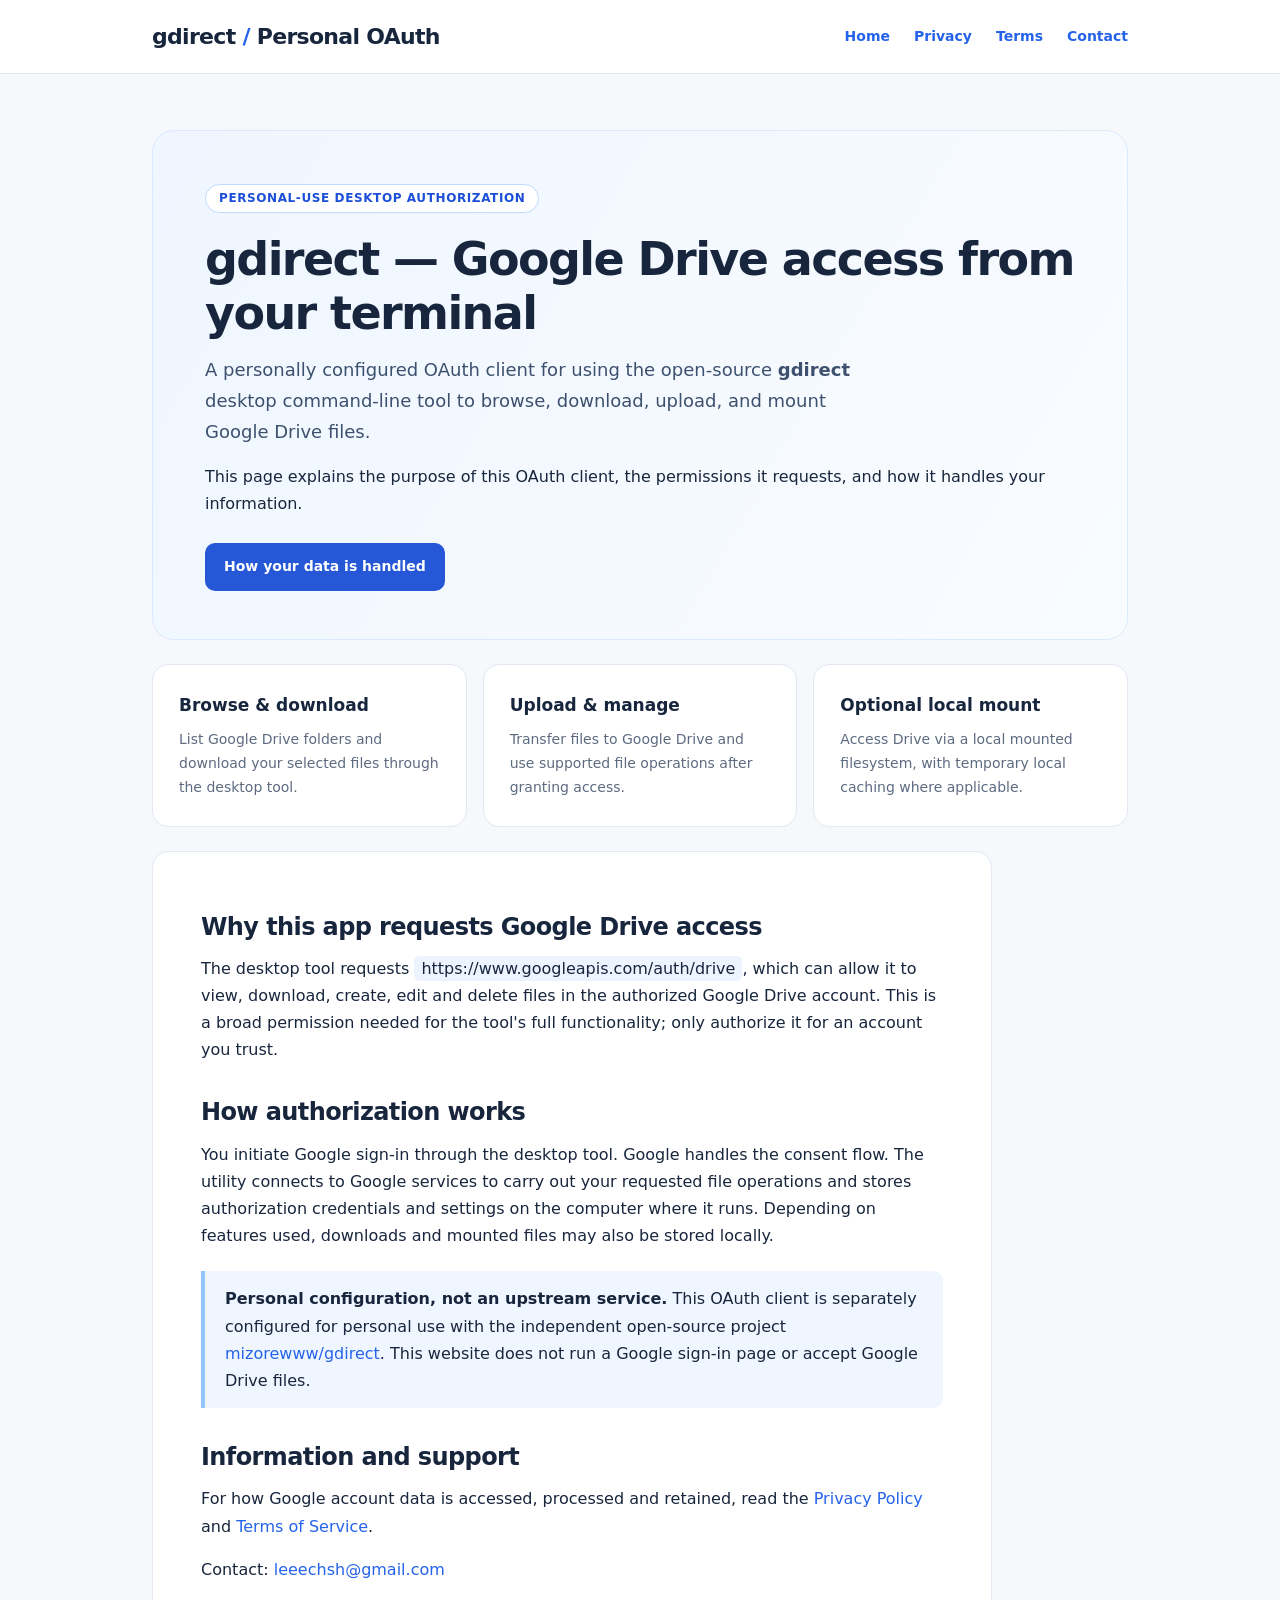
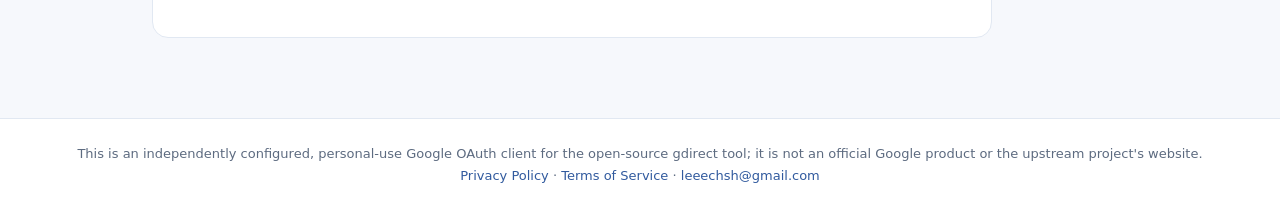
<file: index.html>
<!doctype html>
<html lang="en">
<head>
  <meta charset="utf-8">
  <meta name="viewport" content="width=device-width, initial-scale=1">
  <meta name="description" content="A personal Google OAuth client configuration for the open-source gdirect Google Drive desktop utility.">
  <title>Home | gdirect Personal OAuth</title>
  <link rel="stylesheet" href="styles.css">
</head>
<body>
<header><nav aria-label="Main navigation">
  <a class="brand" href="index.html">gdirect <span style="color:#2563eb">/</span> Personal OAuth</a>
  <div class="navlinks"><a href="index.html">Home</a><a href="privacy.html">Privacy</a><a href="terms.html">Terms</a><a href="mailto:leeechsh@gmail.com">Contact</a></div>
</nav></header>
<main>
<section class="hero">
  <span class="tag">Personal-use desktop authorization</span>
  <h1>gdirect — Google Drive access from your terminal</h1>
  <p class="lede">A personally configured OAuth client for using the open-source <strong>gdirect</strong> desktop command-line tool to browse, download, upload, and mount Google Drive files.</p>
  <p>This page explains the purpose of this OAuth client, the permissions it requests, and how it handles your information.</p>
  <a class="btn" href="privacy.html">How your data is handled</a>
</section>
<section class="cards" aria-label="Features">
  <div class="card"><h3>Browse &amp; download</h3><p>List Google Drive folders and download your selected files through the desktop tool.</p></div>
  <div class="card"><h3>Upload &amp; manage</h3><p>Transfer files to Google Drive and use supported file operations after granting access.</p></div>
  <div class="card"><h3>Optional local mount</h3><p>Access Drive via a local mounted filesystem, with temporary local caching where applicable.</p></div>
</section>
<section class="article">
  <h2>Why this app requests Google Drive access</h2>
  <p>The desktop tool requests <span class="pill">https://www.googleapis.com/auth/drive</span>, which can allow it to view, download, create, edit and delete files in the authorized Google Drive account. This is a broad permission needed for the tool's full functionality; only authorize it for an account you trust.</p>
  <h2>How authorization works</h2>
  <p>You initiate Google sign-in through the desktop tool. Google handles the consent flow. The utility connects to Google services to carry out your requested file operations and stores authorization credentials and settings on the computer where it runs. Depending on features used, downloads and mounted files may also be stored locally.</p>
  <div class="callout"><strong>Personal configuration, not an upstream service.</strong> This OAuth client is separately configured for personal use with the independent open-source project <a href="https://github.com/mizorewww/gdirect" target="_blank" rel="noopener noreferrer">mizorewww/gdirect</a>. This website does not run a Google sign-in page or accept Google Drive files.</div>
  <h2>Information and support</h2>
  <p>For how Google account data is accessed, processed and retained, read the <a href="privacy.html">Privacy Policy</a> and <a href="terms.html">Terms of Service</a>.</p>
  <p>Contact: <a href="mailto:leeechsh@gmail.com">leeechsh@gmail.com</a></p>
</section>
</main>
<footer>
  This is an independently configured, personal-use Google OAuth client for the open-source gdirect tool; it is not an official Google product or the upstream project's website.<br>
  <a href="privacy.html">Privacy Policy</a> · <a href="terms.html">Terms of Service</a> · <a href="mailto:leeechsh@gmail.com">leeechsh@gmail.com</a>
</footer>
</body></html>
</file>
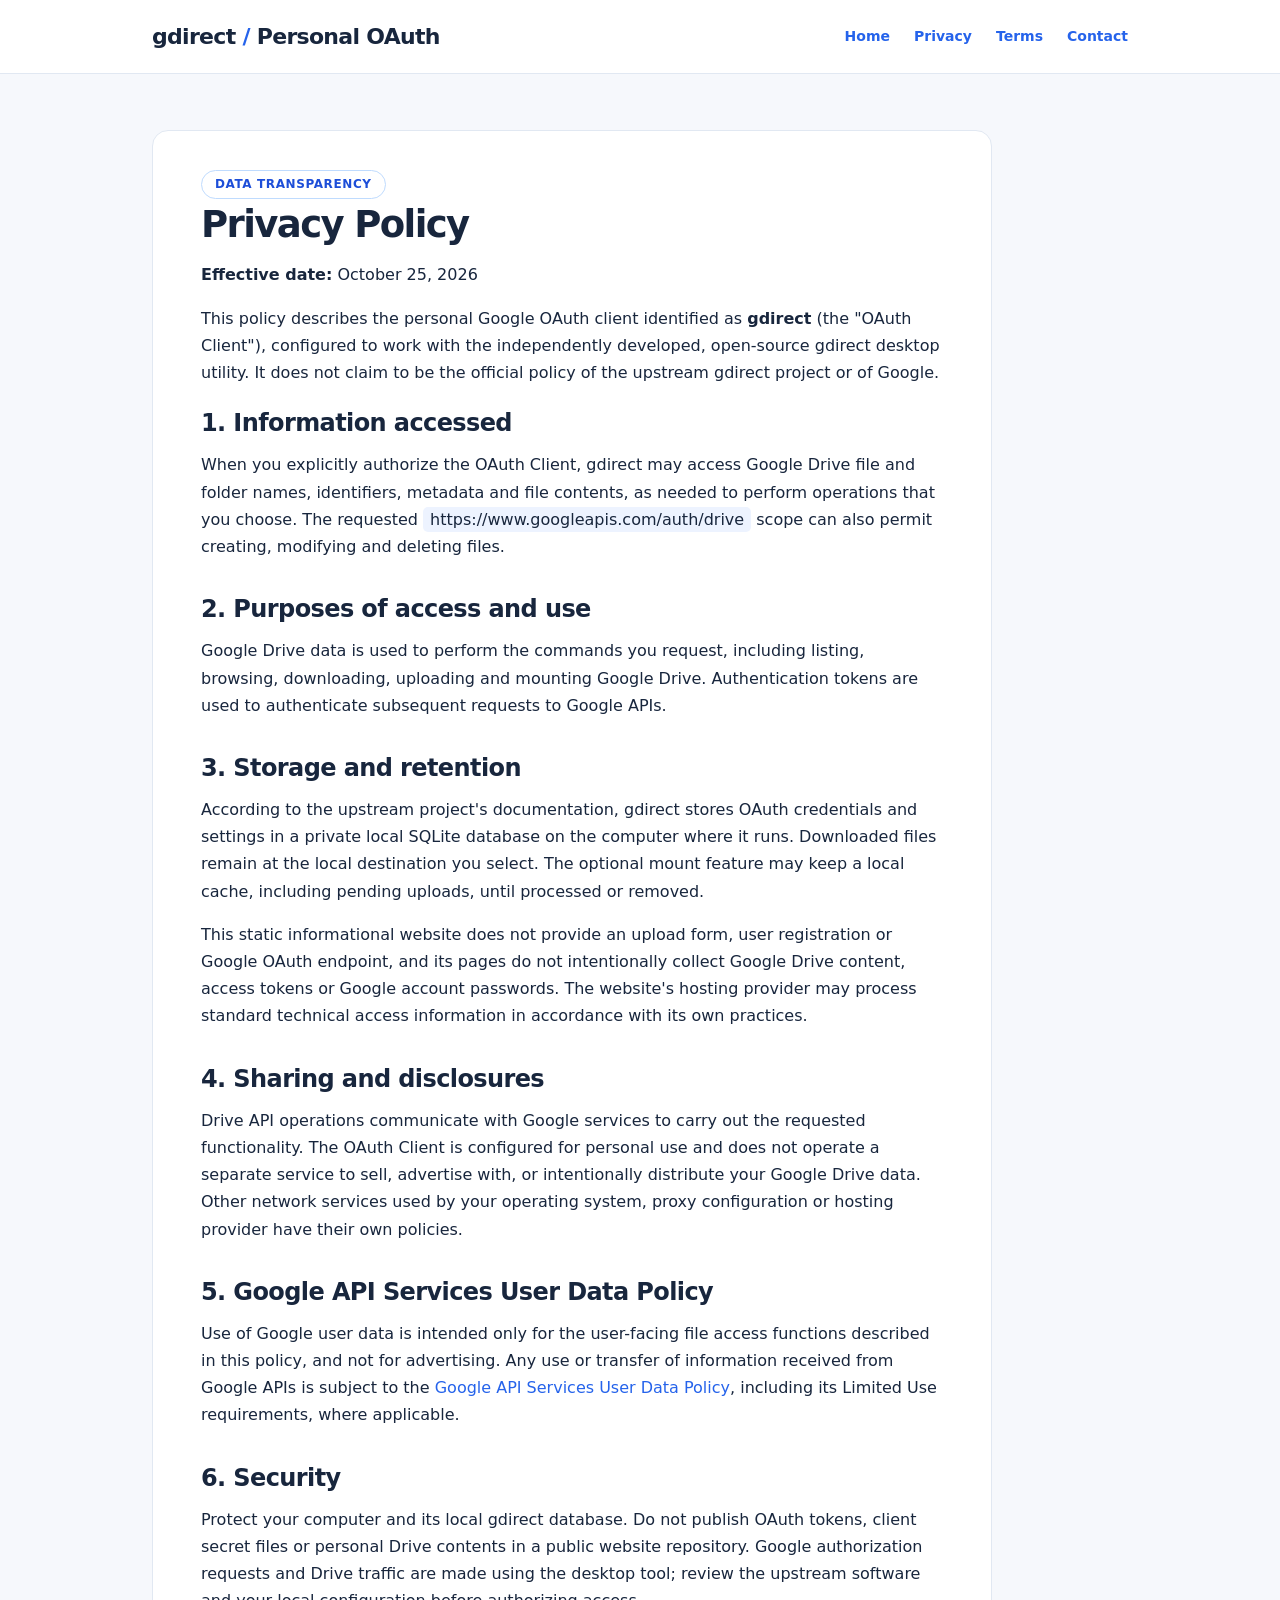
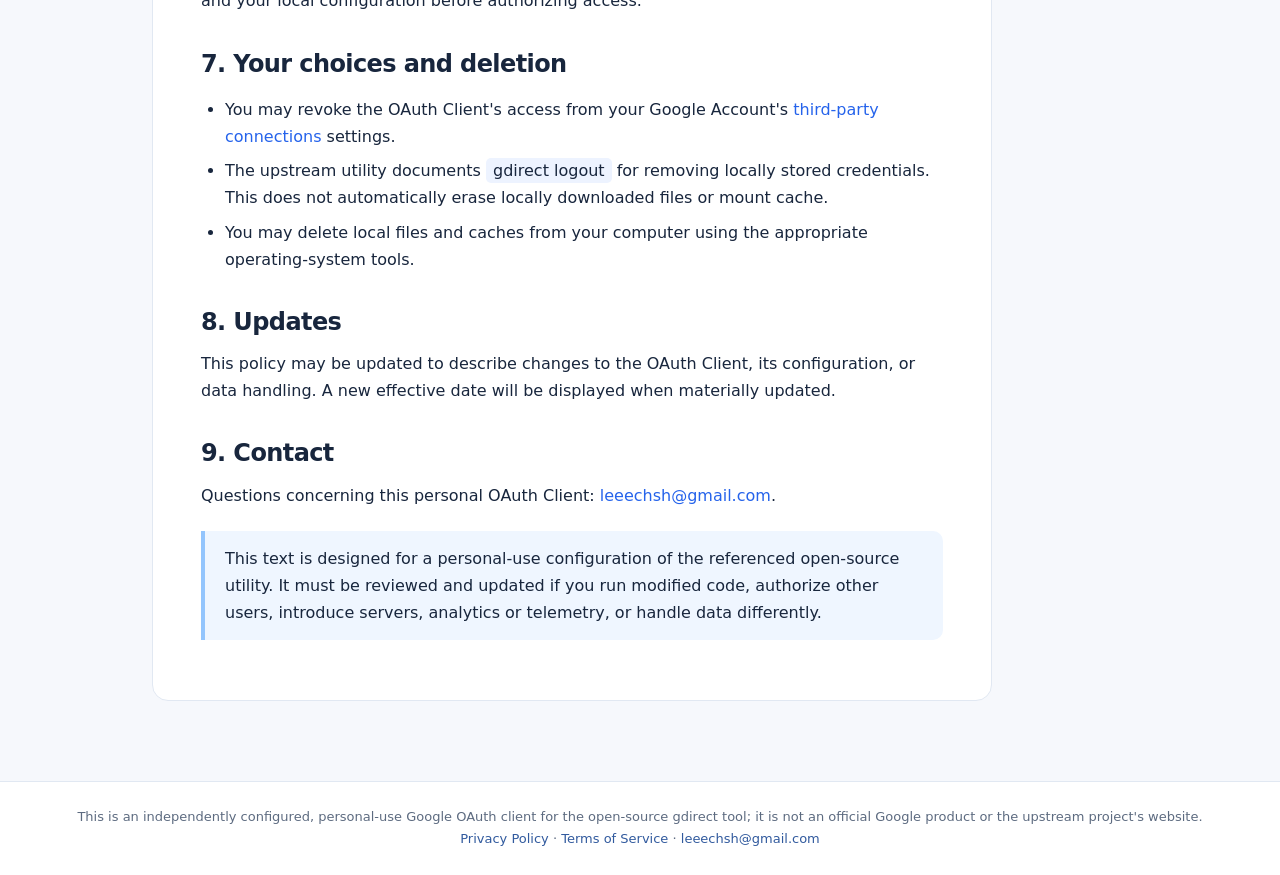
<file: privacy.html>
<!doctype html>
<html lang="en">
<head>
  <meta charset="utf-8">
  <meta name="viewport" content="width=device-width, initial-scale=1">
  <meta name="description" content="Privacy disclosure for a personal-use gdirect OAuth client, including Google Drive scope, local tokens and file handling.">
  <title>Privacy Policy | gdirect Personal OAuth</title>
  <link rel="stylesheet" href="styles.css">
</head>
<body>
<header><nav aria-label="Main navigation">
  <a class="brand" href="index.html">gdirect <span style="color:#2563eb">/</span> Personal OAuth</a>
  <div class="navlinks"><a href="index.html">Home</a><a href="privacy.html">Privacy</a><a href="terms.html">Terms</a><a href="mailto:leeechsh@gmail.com">Contact</a></div>
</nav></header>
<main>
<article class="article">
  <span class="tag">Data transparency</span>
  <h1>Privacy Policy</h1>
  <p><strong>Effective date:</strong> October 25, 2026</p>
  <p>This policy describes the personal Google OAuth client identified as <strong>gdirect</strong> (the "OAuth Client"), configured to work with the independently developed, open-source gdirect desktop utility. It does not claim to be the official policy of the upstream gdirect project or of Google.</p>
  <h2>1. Information accessed</h2>
  <p>When you explicitly authorize the OAuth Client, gdirect may access Google Drive file and folder names, identifiers, metadata and file contents, as needed to perform operations that you choose. The requested <span class="pill">https://www.googleapis.com/auth/drive</span> scope can also permit creating, modifying and deleting files.</p>
  <h2>2. Purposes of access and use</h2>
  <p>Google Drive data is used to perform the commands you request, including listing, browsing, downloading, uploading and mounting Google Drive. Authentication tokens are used to authenticate subsequent requests to Google APIs.</p>
  <h2>3. Storage and retention</h2>
  <p>According to the upstream project's documentation, gdirect stores OAuth credentials and settings in a private local SQLite database on the computer where it runs. Downloaded files remain at the local destination you select. The optional mount feature may keep a local cache, including pending uploads, until processed or removed.</p>
  <p>This static informational website does not provide an upload form, user registration or Google OAuth endpoint, and its pages do not intentionally collect Google Drive content, access tokens or Google account passwords. The website's hosting provider may process standard technical access information in accordance with its own practices.</p>
  <h2>4. Sharing and disclosures</h2>
  <p>Drive API operations communicate with Google services to carry out the requested functionality. The OAuth Client is configured for personal use and does not operate a separate service to sell, advertise with, or intentionally distribute your Google Drive data. Other network services used by your operating system, proxy configuration or hosting provider have their own policies.</p>
  <h2>5. Google API Services User Data Policy</h2>
  <p>Use of Google user data is intended only for the user-facing file access functions described in this policy, and not for advertising. Any use or transfer of information received from Google APIs is subject to the <a href="https://developers.google.com/terms/api-services-user-data-policy" target="_blank" rel="noopener noreferrer">Google API Services User Data Policy</a>, including its Limited Use requirements, where applicable.</p>
  <h2>6. Security</h2>
  <p>Protect your computer and its local gdirect database. Do not publish OAuth tokens, client secret files or personal Drive contents in a public website repository. Google authorization requests and Drive traffic are made using the desktop tool; review the upstream software and your local configuration before authorizing access.</p>
  <h2>7. Your choices and deletion</h2>
  <ul>
    <li>You may revoke the OAuth Client's access from your Google Account's <a href="https://myaccount.google.com/connections" target="_blank" rel="noopener noreferrer">third-party connections</a> settings.</li>
    <li>The upstream utility documents <span class="pill">gdirect logout</span> for removing locally stored credentials. This does not automatically erase locally downloaded files or mount cache.</li>
    <li>You may delete local files and caches from your computer using the appropriate operating-system tools.</li>
  </ul>
  <h2>8. Updates</h2>
  <p>This policy may be updated to describe changes to the OAuth Client, its configuration, or data handling. A new effective date will be displayed when materially updated.</p>
  <h2>9. Contact</h2>
  <p>Questions concerning this personal OAuth Client: <a href="mailto:leeechsh@gmail.com">leeechsh@gmail.com</a>.</p>
  <div class="callout">This text is designed for a personal-use configuration of the referenced open-source utility. It must be reviewed and updated if you run modified code, authorize other users, introduce servers, analytics or telemetry, or handle data differently.</div>
</article>
</main>
<footer>
  This is an independently configured, personal-use Google OAuth client for the open-source gdirect tool; it is not an official Google product or the upstream project's website.<br>
  <a href="privacy.html">Privacy Policy</a> · <a href="terms.html">Terms of Service</a> · <a href="mailto:leeechsh@gmail.com">leeechsh@gmail.com</a>
</footer>
</body></html>
</file>
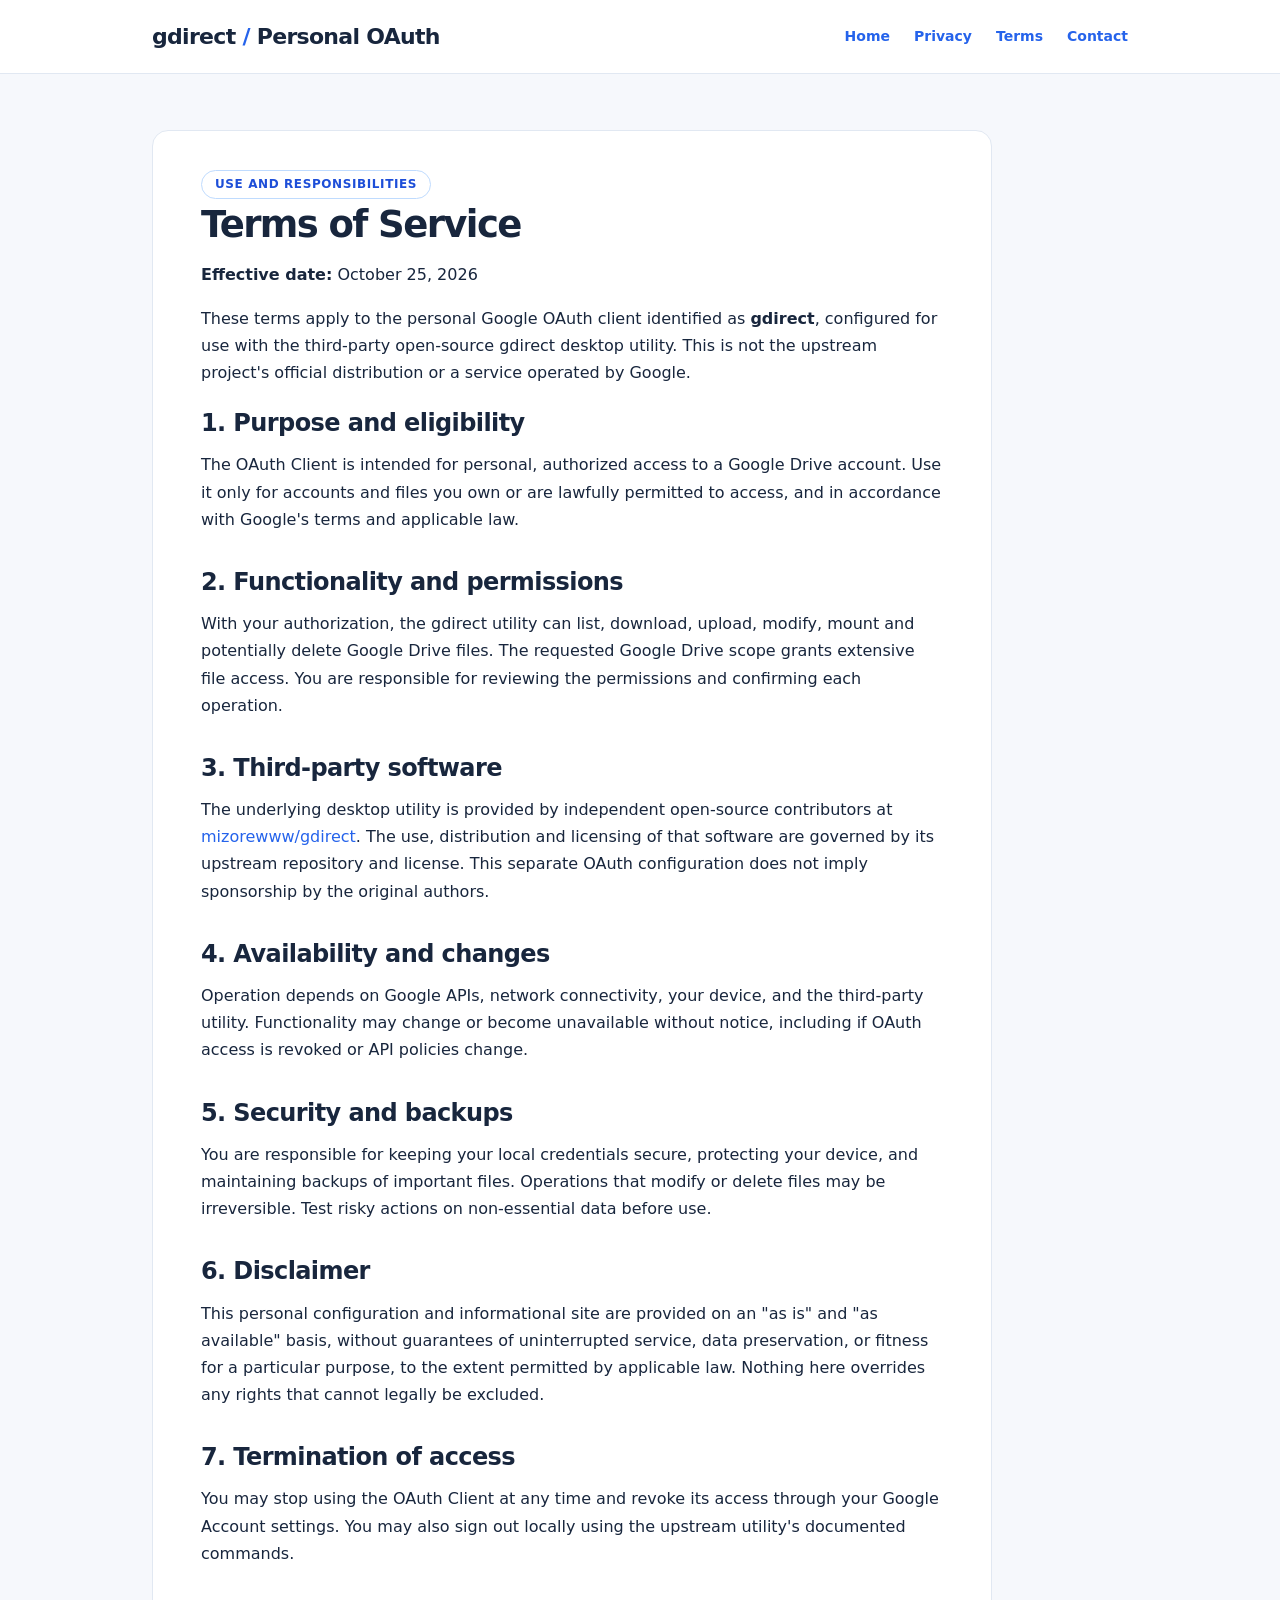
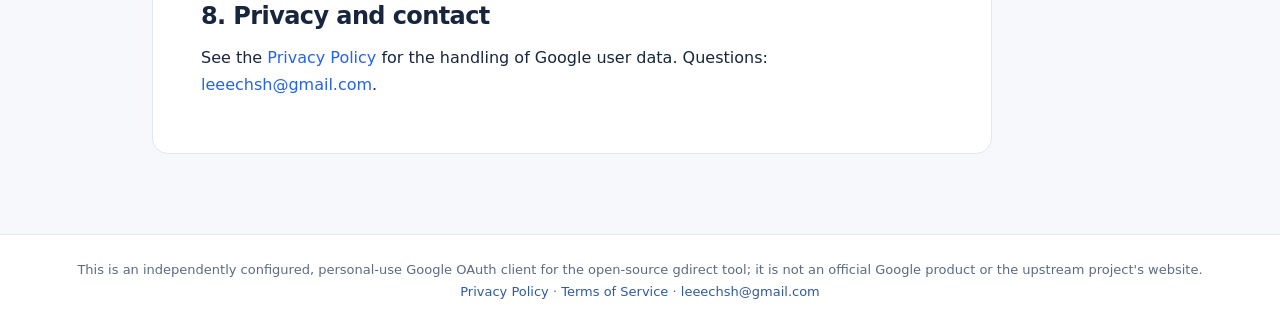
<file: terms.html>
<!doctype html>
<html lang="en">
<head>
  <meta charset="utf-8">
  <meta name="viewport" content="width=device-width, initial-scale=1">
  <meta name="description" content="Terms of Service for a personal-use gdirect Google Drive OAuth client configuration.">
  <title>Terms of Service | gdirect Personal OAuth</title>
  <link rel="stylesheet" href="styles.css">
</head>
<body>
<header><nav aria-label="Main navigation">
  <a class="brand" href="index.html">gdirect <span style="color:#2563eb">/</span> Personal OAuth</a>
  <div class="navlinks"><a href="index.html">Home</a><a href="privacy.html">Privacy</a><a href="terms.html">Terms</a><a href="mailto:leeechsh@gmail.com">Contact</a></div>
</nav></header>
<main>
<article class="article">
  <span class="tag">Use and responsibilities</span>
  <h1>Terms of Service</h1>
  <p><strong>Effective date:</strong> October 25, 2026</p>
  <p>These terms apply to the personal Google OAuth client identified as <strong>gdirect</strong>, configured for use with the third-party open-source gdirect desktop utility. This is not the upstream project's official distribution or a service operated by Google.</p>
  <h2>1. Purpose and eligibility</h2>
  <p>The OAuth Client is intended for personal, authorized access to a Google Drive account. Use it only for accounts and files you own or are lawfully permitted to access, and in accordance with Google's terms and applicable law.</p>
  <h2>2. Functionality and permissions</h2>
  <p>With your authorization, the gdirect utility can list, download, upload, modify, mount and potentially delete Google Drive files. The requested Google Drive scope grants extensive file access. You are responsible for reviewing the permissions and confirming each operation.</p>
  <h2>3. Third-party software</h2>
  <p>The underlying desktop utility is provided by independent open-source contributors at <a href="https://github.com/mizorewww/gdirect" target="_blank" rel="noopener noreferrer">mizorewww/gdirect</a>. The use, distribution and licensing of that software are governed by its upstream repository and license. This separate OAuth configuration does not imply sponsorship by the original authors.</p>
  <h2>4. Availability and changes</h2>
  <p>Operation depends on Google APIs, network connectivity, your device, and the third-party utility. Functionality may change or become unavailable without notice, including if OAuth access is revoked or API policies change.</p>
  <h2>5. Security and backups</h2>
  <p>You are responsible for keeping your local credentials secure, protecting your device, and maintaining backups of important files. Operations that modify or delete files may be irreversible. Test risky actions on non-essential data before use.</p>
  <h2>6. Disclaimer</h2>
  <p>This personal configuration and informational site are provided on an "as is" and "as available" basis, without guarantees of uninterrupted service, data preservation, or fitness for a particular purpose, to the extent permitted by applicable law. Nothing here overrides any rights that cannot legally be excluded.</p>
  <h2>7. Termination of access</h2>
  <p>You may stop using the OAuth Client at any time and revoke its access through your Google Account settings. You may also sign out locally using the upstream utility's documented commands.</p>
  <h2>8. Privacy and contact</h2>
  <p>See the <a href="privacy.html">Privacy Policy</a> for the handling of Google user data. Questions: <a href="mailto:leeechsh@gmail.com">leeechsh@gmail.com</a>.</p>
</article>
</main>
<footer>
  This is an independently configured, personal-use Google OAuth client for the open-source gdirect tool; it is not an official Google product or the upstream project's website.<br>
  <a href="privacy.html">Privacy Policy</a> · <a href="terms.html">Terms of Service</a> · <a href="mailto:leeechsh@gmail.com">leeechsh@gmail.com</a>
</footer>
</body></html>
</file>
<file: styles.css>
:root { color-scheme: light; --ink:#18263d; --muted:#5d6b80; --accent:#2563eb; --line:#e1e8f2; --paper:#fff; --bg:#f6f8fc; }
*{box-sizing:border-box}html{scroll-behavior:smooth}body{margin:0;background:var(--bg);color:var(--ink);font:16px/1.7 system-ui,-apple-system,BlinkMacSystemFont,"Segoe UI",sans-serif}
a{color:var(--accent);text-decoration:none}a:hover{text-decoration:underline}header{background:white;border-bottom:1px solid var(--line)}
nav{max-width:1024px;margin:auto;display:flex;align-items:center;justify-content:space-between;padding:18px 24px;gap:16px;flex-wrap:wrap}
.brand{font-size:22px;font-weight:760;color:var(--ink);letter-spacing:-.7px}.navlinks{display:flex;gap:24px;align-items:center;font-size:14px;font-weight:600}
main{max-width:1024px;margin:56px auto 80px;padding:0 24px}.hero{background:linear-gradient(120deg,#eff6ff,#f9fcff);border:1px solid #dbe9ff;border-radius:22px;padding:52px 52px 48px;margin-bottom:24px}
.tag{display:inline-block;border:1px solid #bfdbfe;border-radius:100px;padding:3px 13px;font-size:12px;font-weight:700;color:#1d4ed8;letter-spacing:.05em;text-transform:uppercase;background:white}
h1{font-size:clamp(30px,4.4vw,46px);letter-spacing:-1.6px;line-height:1.18;margin:19px 0 15px}h2{font-size:24px;letter-spacing:-.6px;line-height:1.3;margin:34px 0 12px}h3{font-size:18px;margin-top:24px}p{margin:10px 0 16px}.lede{font-size:18px;max-width:680px;color:#3d516e}
.cards{display:grid;grid-template-columns:repeat(3,minmax(0,1fr));gap:16px;margin:24px 0}.card,.article{background:white;border:1px solid var(--line);border-radius:16px;padding:26px}.card h3{margin:0 0 8px;font-size:17px}.card p{font-size:14px;color:var(--muted);margin:0}
.article{padding:38px 48px;max-width:840px}.article h1{font-size:37px;margin-top:4px}.article>h2:first-of-type{margin-top:22px}.article ul{padding-left:24px}.article li{margin:7px 0}
.pill{background:#edf3ff;padding:3px 7px;border-radius:5px;word-wrap:break-word} .callout{border-left:4px solid #93c5fd;background:#eff6ff;padding:14px 20px;border-radius:0 10px 10px 0;margin:22px 0}
.btn{display:inline-block;color:white;background:#2557d6;font-weight:650;font-size:14px;padding:12px 19px;border-radius:10px;margin-top:10px}.btn:hover{color:white;background:#1e40af;text-decoration:none}
footer{border-top:1px solid var(--line);background:white;text-align:center;padding:24px;color:var(--muted);font-size:13px}footer a{color:#315a9e}
@media(max-width:700px){.hero{padding:32px 25px}.article{padding:28px 24px}.cards{grid-template-columns:1fr}nav{align-items:flex-start}.navlinks{gap:13px;font-size:13px}main{margin-top:26px}}
</file>
